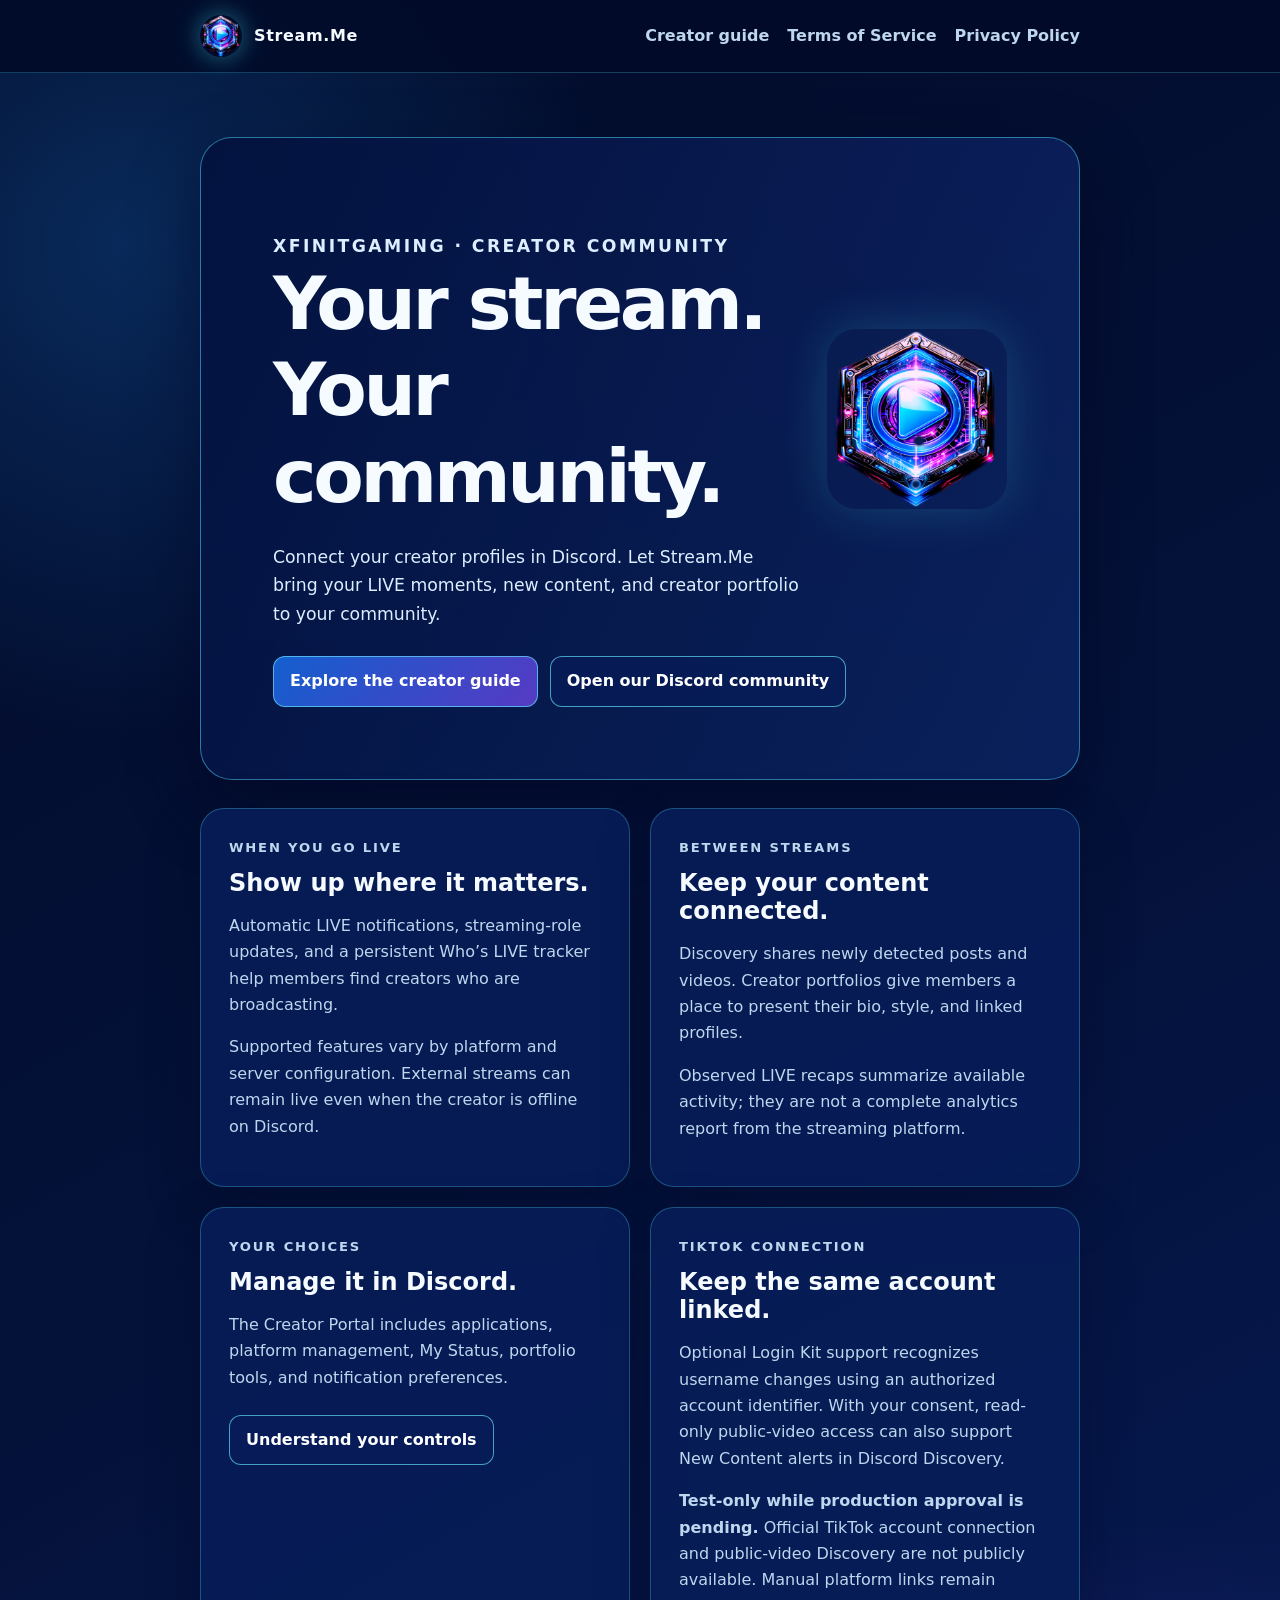
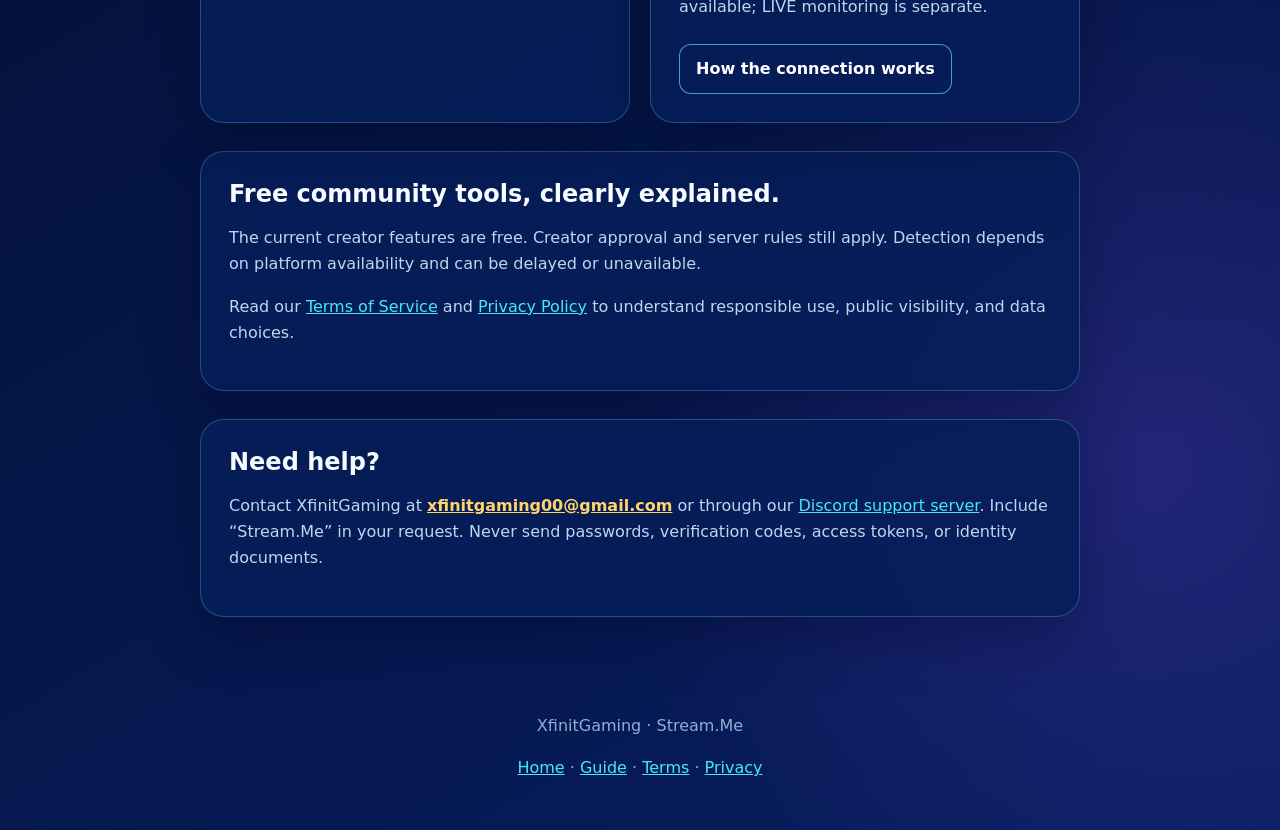
<file: index.html>
<!doctype html>
<html lang="en">
<head><meta charset="utf-8"><meta name="viewport" content="width=device-width, initial-scale=1"><meta name="description" content="Stream.Me helps Discord communities discover their creators through LIVE alerts, streaming roles, new-content sharing, portfolios, and recaps."><meta name="theme-color" content="#04123b"><title>Creator tools for your community · Stream.Me</title><link rel="icon" type="image/png" href="app-icon.png"><link rel="stylesheet" href="styles.css"></head>
<body><a class="skip-link" href="#main">Skip to content</a>
<header class="site-header"><nav class="nav" aria-label="Main navigation"><a class="brand" href="index.html"><img src="app-icon.png" width="42" height="42" alt=""><span>Stream.Me</span></a><div class="nav-links"><a href="guide.html">Creator guide</a><a href="terms.html">Terms of Service</a><a href="privacy.html">Privacy Policy</a></div></nav></header>
<main id="main">
<section class="hero" aria-labelledby="title"><div class="hero-layout"><div><p class="eyebrow">XfinitGaming · Creator community</p><h1 id="title">Your stream.<br>Your community.</h1><p>Connect your creator profiles in Discord. Let Stream.Me bring your LIVE moments, new content, and creator portfolio to your community.</p></div><img class="hero-art" src="app-icon.png" alt="Stream.Me neon play emblem" width="180" height="180"></div><div class="actions"><a class="button" href="guide.html">Explore the creator guide</a><a class="button secondary" href="https://discord.gg/xxAQmVdtND">Open our Discord community</a></div></section>
<div class="cards">
<section class="card"><p class="eyebrow">When you go LIVE</p><h2>Show up where it matters.</h2><p>Automatic LIVE notifications, streaming-role updates, and a persistent Who’s LIVE tracker help members find creators who are broadcasting.</p><p>Supported features vary by platform and server configuration. External streams can remain live even when the creator is offline on Discord.</p></section>
<section class="card"><p class="eyebrow">Between streams</p><h2>Keep your content connected.</h2><p>Discovery shares newly detected posts and videos. Creator portfolios give members a place to present their bio, style, and linked profiles.</p><p>Observed LIVE recaps summarize available activity; they are not a complete analytics report from the streaming platform.</p></section>
<section class="card"><p class="eyebrow">Your choices</p><h2>Manage it in Discord.</h2><p>The Creator Portal includes applications, platform management, My Status, portfolio tools, and notification preferences.</p><a class="button secondary" href="guide.html#preferences">Understand your controls</a></section>
<section class="card"><p class="eyebrow">TikTok connection</p><h2>Keep the same account linked.</h2><p>Optional Login Kit support recognizes username changes using an authorized account identifier. With your consent, read-only public-video access can also support New Content alerts in Discord Discovery.</p><p><strong>Test-only while production approval is pending.</strong> Official TikTok account connection and public-video Discovery are not publicly available. Manual platform links remain available; LIVE monitoring is separate.</p><a class="button secondary" href="guide.html#tiktok">How the connection works</a></section>
</div>
<section class="card support-card"><h2>Free community tools, clearly explained.</h2><p>The current creator features are free. Creator approval and server rules still apply. Detection depends on platform availability and can be delayed or unavailable.</p><p>Read our <a href="terms.html">Terms of Service</a> and <a href="privacy.html">Privacy Policy</a> to understand responsible use, public visibility, and data choices.</p></section>
<section class="card support-card"><h2>Need help?</h2><p>Contact XfinitGaming at <a class="contact-link" href="mailto:xfinitgaming00@gmail.com">xfinitgaming00@gmail.com</a> or through our <a href="https://discord.gg/xxAQmVdtND" rel="noopener noreferrer">Discord support server</a>. Include “Stream.Me” in your request. Never send passwords, verification codes, access tokens, or identity documents.</p></section></main>
<footer><p>XfinitGaming · Stream.Me</p><a href="index.html">Home</a> · <a href="guide.html">Guide</a> · <a href="terms.html">Terms</a> · <a href="privacy.html">Privacy</a></footer>
</body></html>
</file>
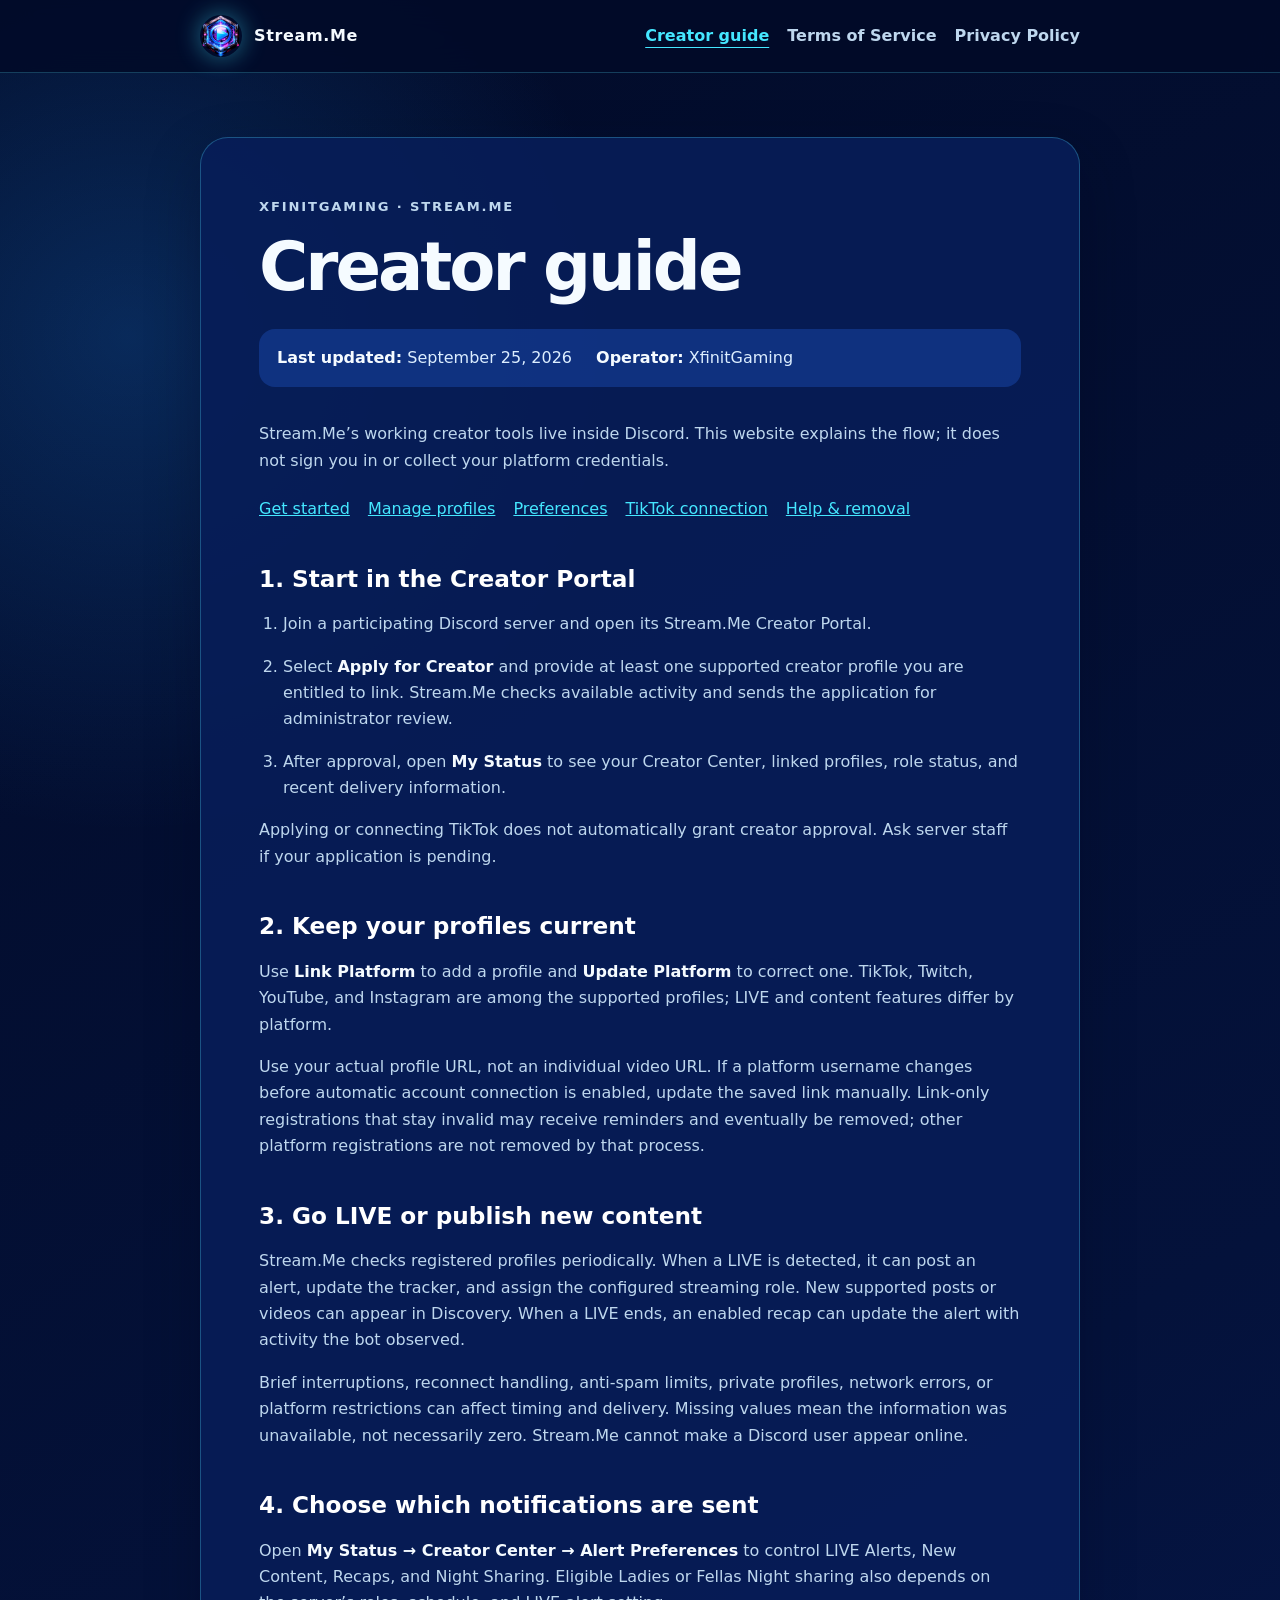
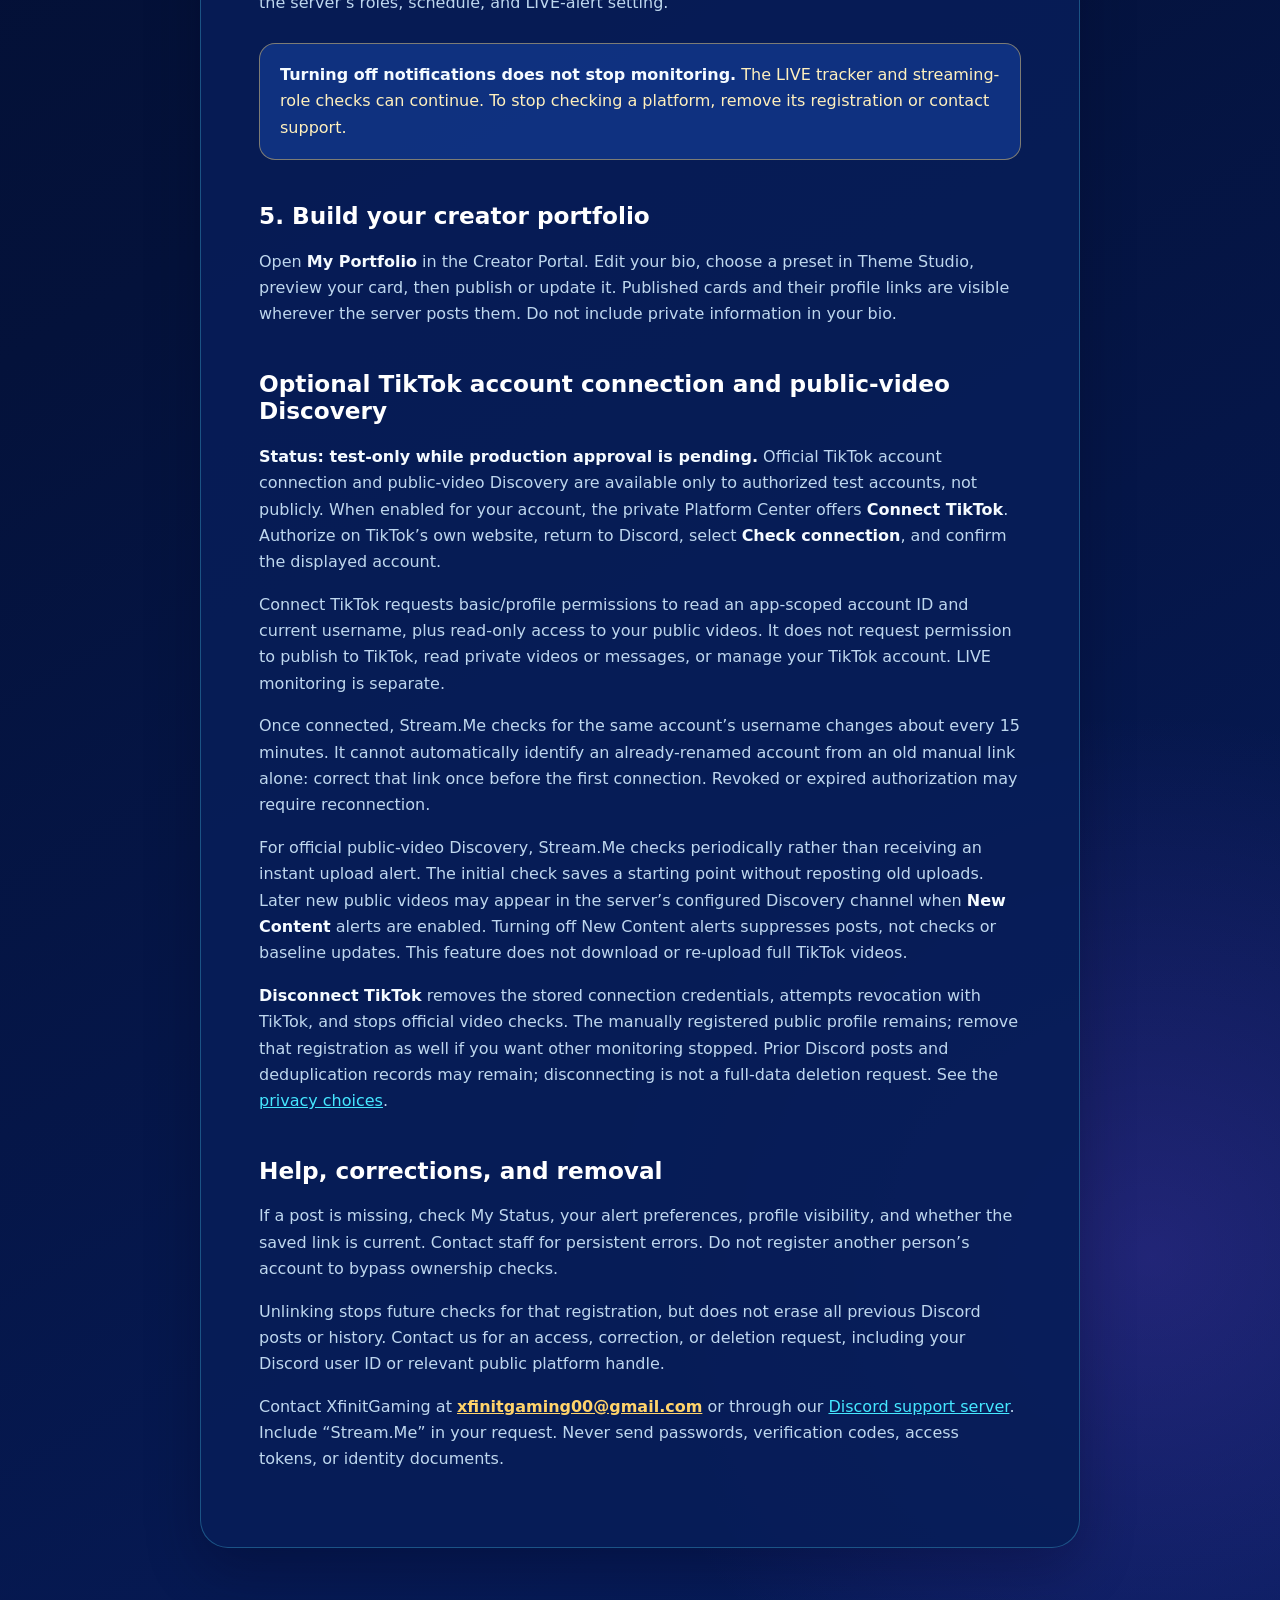
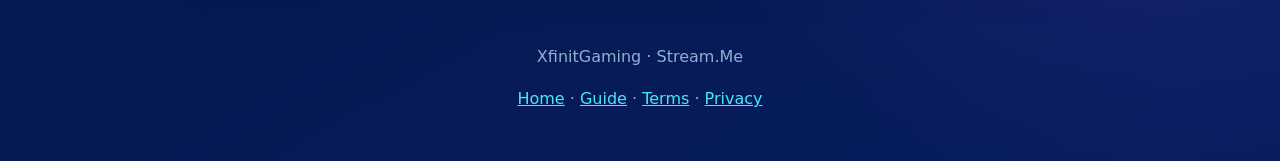
<file: guide.html>
<!doctype html>
<html lang="en">
<head><meta charset="utf-8"><meta name="viewport" content="width=device-width, initial-scale=1"><meta name="description" content="How to apply, link platforms, manage alerts and portfolios, and request help with Stream.Me in Discord."><meta name="theme-color" content="#04123b"><title>Creator guide · Stream.Me</title><link rel="icon" type="image/png" href="app-icon.png"><link rel="stylesheet" href="styles.css"></head>
<body><a class="skip-link" href="#main">Skip to content</a>
<header class="site-header"><nav class="nav" aria-label="Main navigation"><a class="brand" href="index.html"><img src="app-icon.png" width="42" height="42" alt=""><span>Stream.Me</span></a><div class="nav-links"><a href="guide.html" aria-current="page">Creator guide</a><a href="terms.html">Terms of Service</a><a href="privacy.html">Privacy Policy</a></div></nav></header>
<main id="main"><article class="document"><p class="eyebrow">XfinitGaming · Stream.Me</p><h1>Creator guide</h1><div class="meta"><span><strong>Last updated:</strong> September 25, 2026</span><span><strong>Operator:</strong> XfinitGaming</span></div>
<p>Stream.Me’s working creator tools live inside Discord. This website explains the flow; it does not sign you in or collect your platform credentials.</p>
<nav class="toc" aria-label="Guide sections"><a href="#start">Get started</a><a href="#platforms">Manage profiles</a><a href="#preferences">Preferences</a><a href="#tiktok">TikTok connection</a><a href="#help">Help &amp; removal</a></nav>
<h2 id="start">1. Start in the Creator Portal</h2><ol class="steps"><li>Join a participating Discord server and open its Stream.Me Creator Portal.</li><li>Select <strong>Apply for Creator</strong> and provide at least one supported creator profile you are entitled to link. Stream.Me checks available activity and sends the application for administrator review.</li><li>After approval, open <strong>My Status</strong> to see your Creator Center, linked profiles, role status, and recent delivery information.</li></ol><p>Applying or connecting TikTok does not automatically grant creator approval. Ask server staff if your application is pending.</p>
<h2 id="platforms">2. Keep your profiles current</h2><p>Use <strong>Link Platform</strong> to add a profile and <strong>Update Platform</strong> to correct one. TikTok, Twitch, YouTube, and Instagram are among the supported profiles; LIVE and content features differ by platform.</p><p>Use your actual profile URL, not an individual video URL. If a platform username changes before automatic account connection is enabled, update the saved link manually. Link-only registrations that stay invalid may receive reminders and eventually be removed; other platform registrations are not removed by that process.</p>
<h2>3. Go LIVE or publish new content</h2><p>Stream.Me checks registered profiles periodically. When a LIVE is detected, it can post an alert, update the tracker, and assign the configured streaming role. New supported posts or videos can appear in Discovery. When a LIVE ends, an enabled recap can update the alert with activity the bot observed.</p><p>Brief interruptions, reconnect handling, anti-spam limits, private profiles, network errors, or platform restrictions can affect timing and delivery. Missing values mean the information was unavailable, not necessarily zero. Stream.Me cannot make a Discord user appear online.</p>
<h2 id="preferences">4. Choose which notifications are sent</h2><p>Open <strong>My Status → Creator Center → Alert Preferences</strong> to control LIVE Alerts, New Content, Recaps, and Night Sharing. Eligible Ladies or Fellas Night sharing also depends on the server’s roles, schedule, and LIVE-alert setting.</p><div class="notice"><strong>Turning off notifications does not stop monitoring.</strong> The LIVE tracker and streaming-role checks can continue. To stop checking a platform, remove its registration or contact support.</div>
<h2>5. Build your creator portfolio</h2><p>Open <strong>My Portfolio</strong> in the Creator Portal. Edit your bio, choose a preset in Theme Studio, preview your card, then publish or update it. Published cards and their profile links are visible wherever the server posts them. Do not include private information in your bio.</p>
<h2 id="tiktok">Optional TikTok account connection and public-video Discovery</h2><p><strong>Status: test-only while production approval is pending.</strong> Official TikTok account connection and public-video Discovery are available only to authorized test accounts, not publicly. When enabled for your account, the private Platform Center offers <strong>Connect TikTok</strong>. Authorize on TikTok’s own website, return to Discord, select <strong>Check connection</strong>, and confirm the displayed account.</p><p>Connect TikTok requests basic/profile permissions to read an app-scoped account ID and current username, plus read-only access to your public videos. It does not request permission to publish to TikTok, read private videos or messages, or manage your TikTok account. LIVE monitoring is separate.</p><p>Once connected, Stream.Me checks for the same account’s username changes about every 15 minutes. It cannot automatically identify an already-renamed account from an old manual link alone: correct that link once before the first connection. Revoked or expired authorization may require reconnection.</p><p>For official public-video Discovery, Stream.Me checks periodically rather than receiving an instant upload alert. The initial check saves a starting point without reposting old uploads. Later new public videos may appear in the server’s configured Discovery channel when <strong>New Content</strong> alerts are enabled. Turning off New Content alerts suppresses posts, not checks or baseline updates. This feature does not download or re-upload full TikTok videos.</p><p><strong>Disconnect TikTok</strong> removes the stored connection credentials, attempts revocation with TikTok, and stops official video checks. The manually registered public profile remains; remove that registration as well if you want other monitoring stopped. Prior Discord posts and deduplication records may remain; disconnecting is not a full-data deletion request. See the <a href="privacy.html#choices">privacy choices</a>.</p>
<h2 id="help">Help, corrections, and removal</h2><p>If a post is missing, check My Status, your alert preferences, profile visibility, and whether the saved link is current. Contact staff for persistent errors. Do not register another person’s account to bypass ownership checks.</p><p>Unlinking stops future checks for that registration, but does not erase all previous Discord posts or history. Contact us for an access, correction, or deletion request, including your Discord user ID or relevant public platform handle.</p><p>Contact XfinitGaming at <a class="contact-link" href="mailto:xfinitgaming00@gmail.com">xfinitgaming00@gmail.com</a> or through our <a href="https://discord.gg/xxAQmVdtND" rel="noopener noreferrer">Discord support server</a>. Include “Stream.Me” in your request. Never send passwords, verification codes, access tokens, or identity documents.</p></article></main>
<footer><p>XfinitGaming · Stream.Me</p><a href="index.html">Home</a> · <a href="guide.html">Guide</a> · <a href="terms.html">Terms</a> · <a href="privacy.html">Privacy</a></footer>
</body></html>
</file>
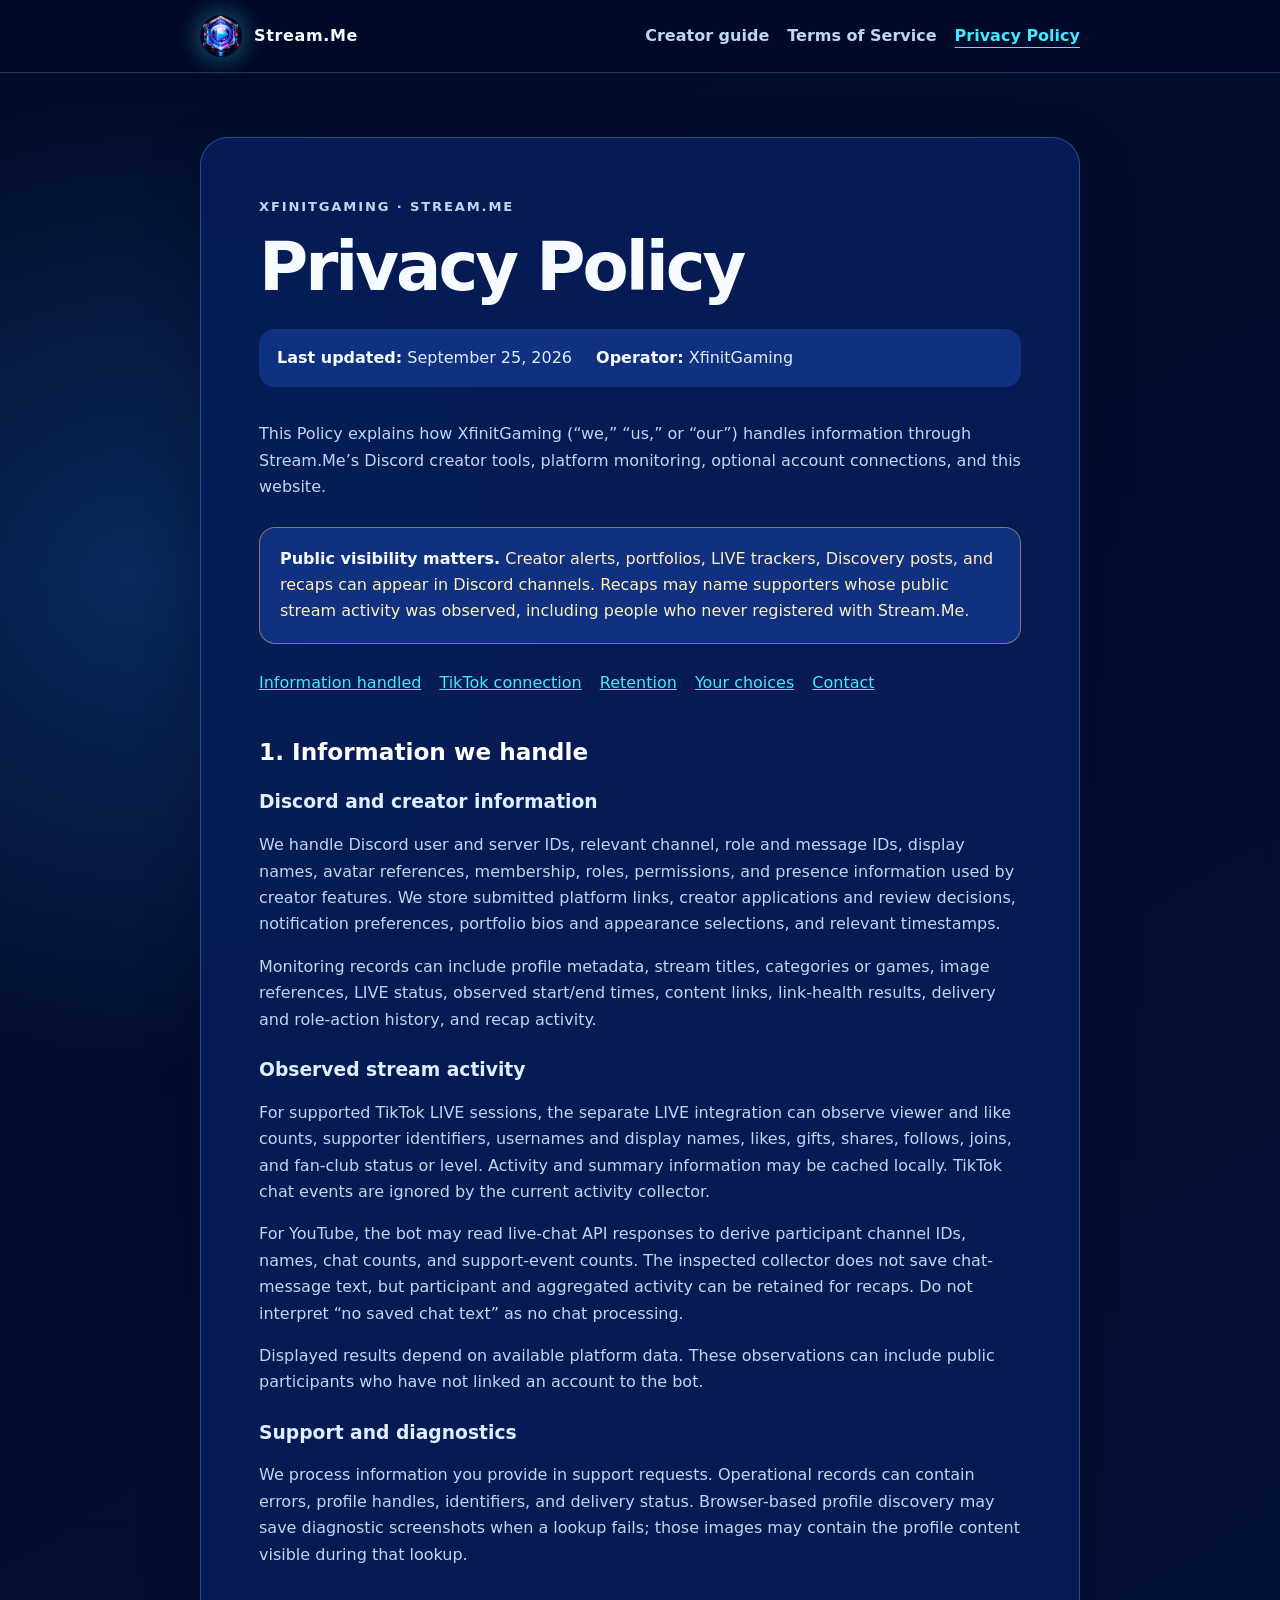
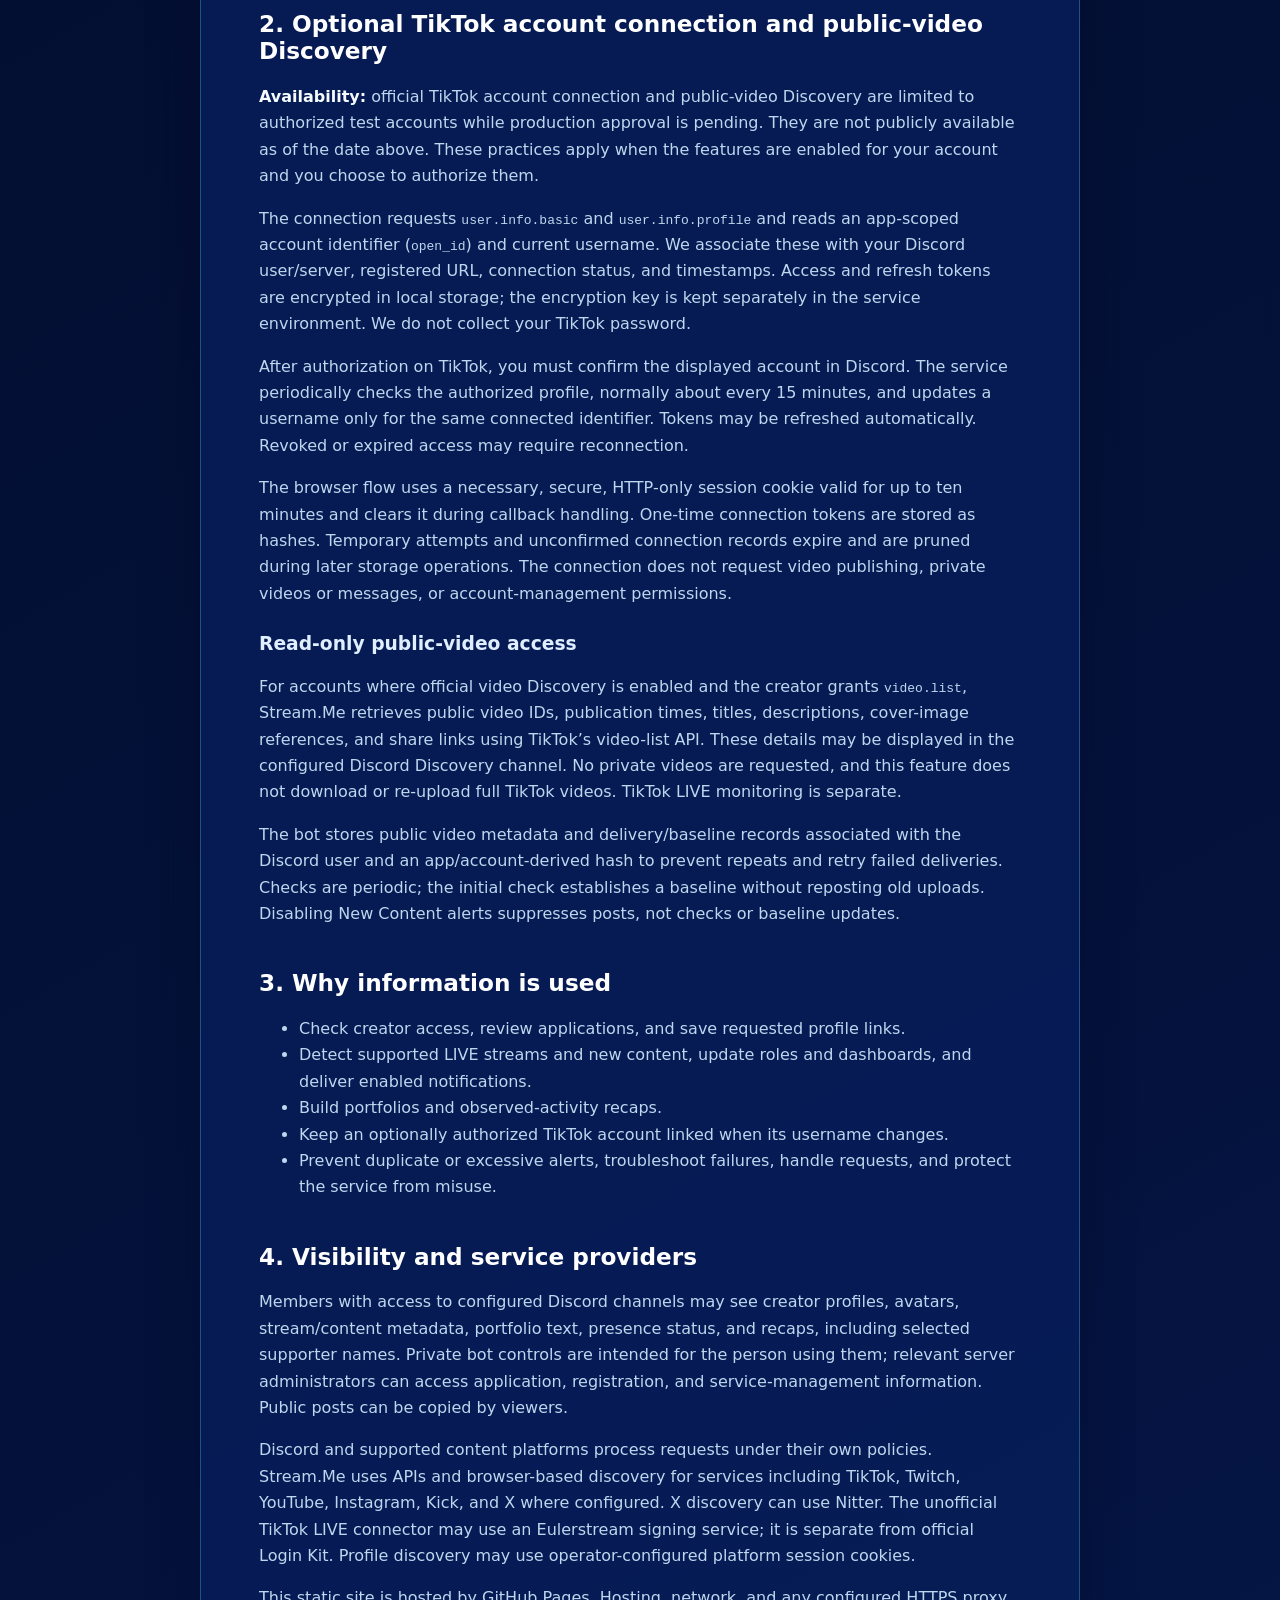
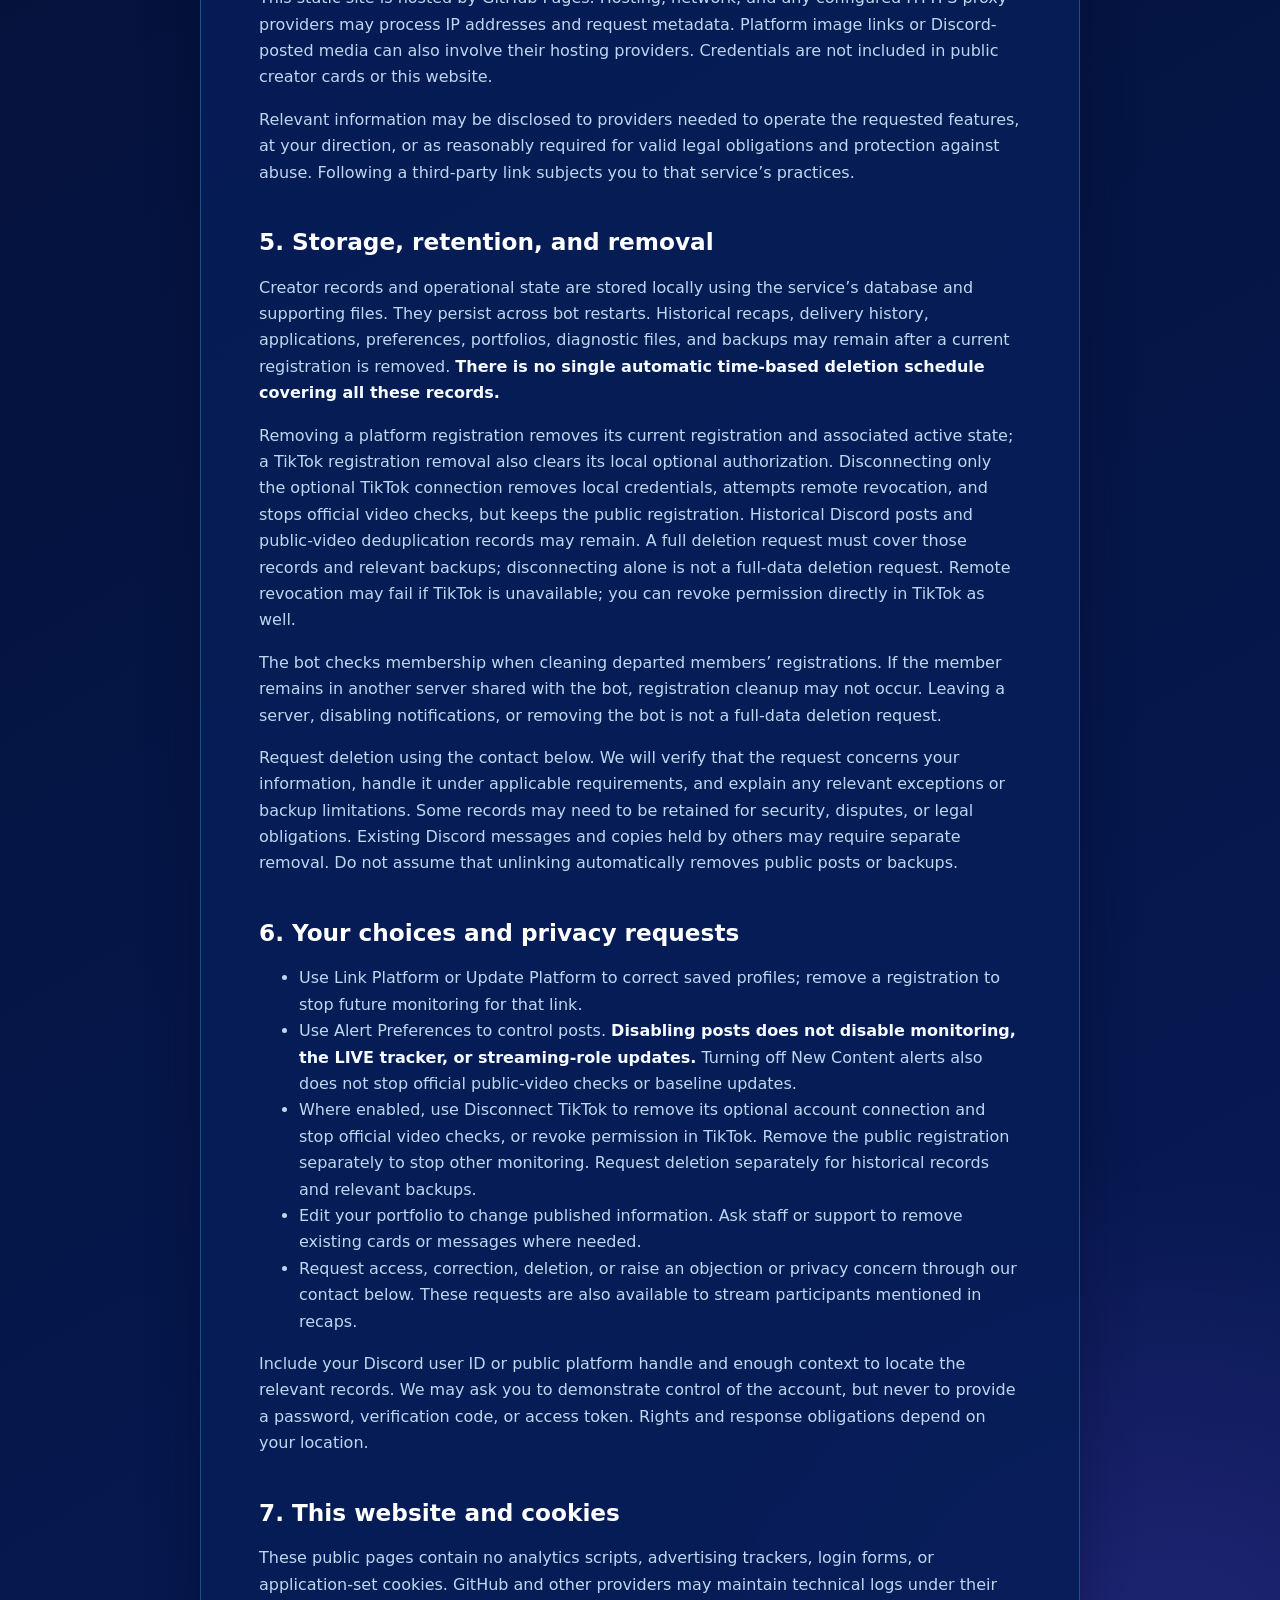
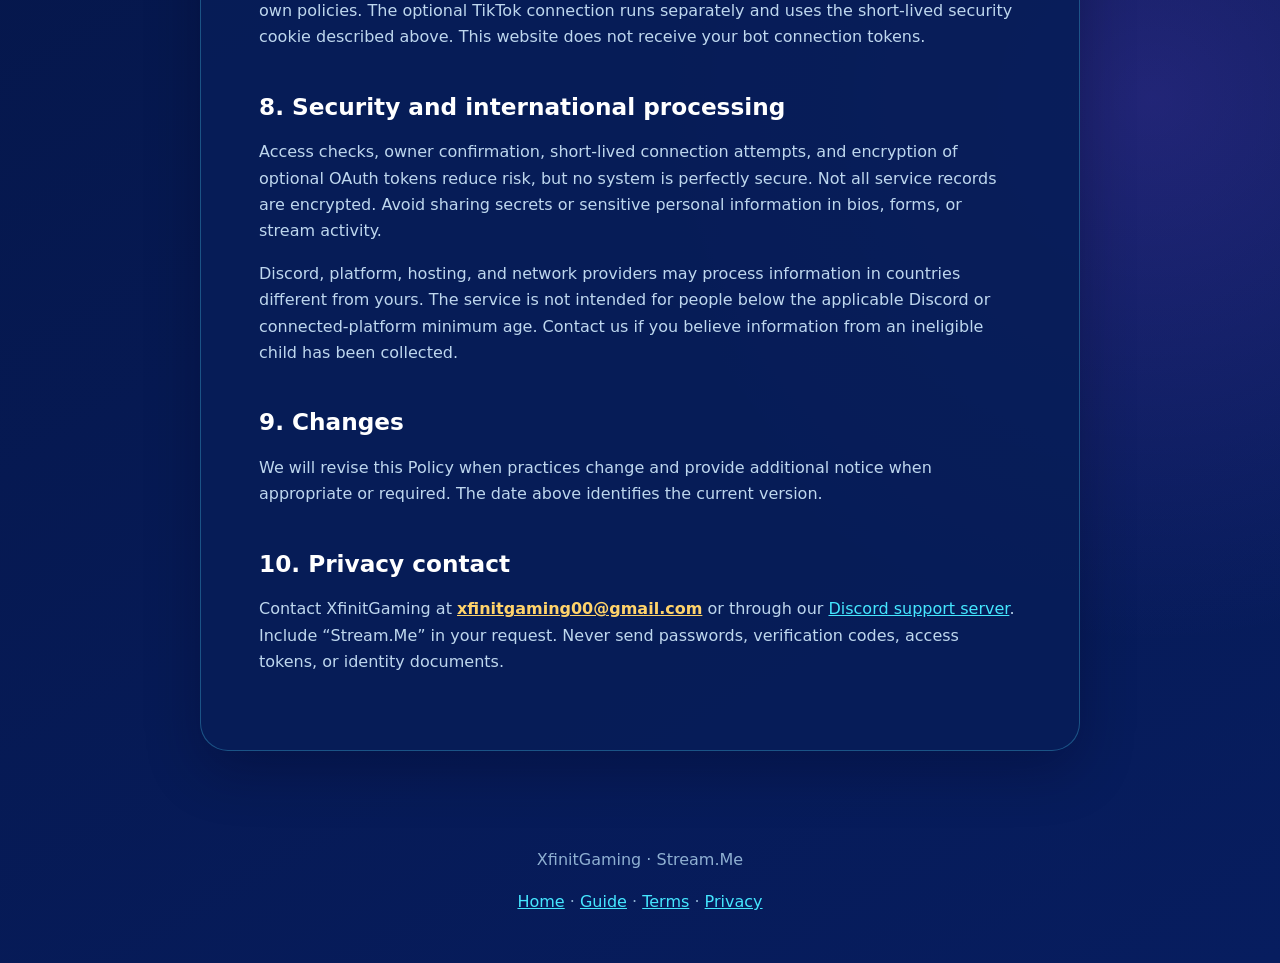
<file: privacy.html>
<!doctype html>
<html lang="en">
<head><meta charset="utf-8"><meta name="viewport" content="width=device-width, initial-scale=1"><meta name="description" content="How Stream.Me handles creator profiles, Discord information, observed LIVE activity, TikTok authorization, retention, and deletion requests."><meta name="theme-color" content="#04123b"><title>Privacy Policy · Stream.Me</title><link rel="icon" type="image/png" href="app-icon.png"><link rel="stylesheet" href="styles.css"></head>
<body><a class="skip-link" href="#main">Skip to content</a>
<header class="site-header"><nav class="nav" aria-label="Main navigation"><a class="brand" href="index.html"><img src="app-icon.png" width="42" height="42" alt=""><span>Stream.Me</span></a><div class="nav-links"><a href="guide.html">Creator guide</a><a href="terms.html">Terms of Service</a><a href="privacy.html" aria-current="page">Privacy Policy</a></div></nav></header>
<main id="main"><article class="document"><p class="eyebrow">XfinitGaming · Stream.Me</p><h1>Privacy Policy</h1><div class="meta"><span><strong>Last updated:</strong> September 25, 2026</span><span><strong>Operator:</strong> XfinitGaming</span></div>
<p>This Policy explains how XfinitGaming (“we,” “us,” or “our”) handles information through Stream.Me’s Discord creator tools, platform monitoring, optional account connections, and this website.</p>
<div class="notice"><strong>Public visibility matters.</strong> Creator alerts, portfolios, LIVE trackers, Discovery posts, and recaps can appear in Discord channels. Recaps may name supporters whose public stream activity was observed, including people who never registered with Stream.Me.</div>
<nav class="toc" aria-label="Policy sections"><a href="#information">Information handled</a><a href="#tiktok">TikTok connection</a><a href="#retention">Retention</a><a href="#choices">Your choices</a><a href="#contact">Contact</a></nav>
<h2 id="information">1. Information we handle</h2>
<h3>Discord and creator information</h3><p>We handle Discord user and server IDs, relevant channel, role and message IDs, display names, avatar references, membership, roles, permissions, and presence information used by creator features. We store submitted platform links, creator applications and review decisions, notification preferences, portfolio bios and appearance selections, and relevant timestamps.</p><p>Monitoring records can include profile metadata, stream titles, categories or games, image references, LIVE status, observed start/end times, content links, link-health results, delivery and role-action history, and recap activity.</p>
<h3>Observed stream activity</h3><p>For supported TikTok LIVE sessions, the separate LIVE integration can observe viewer and like counts, supporter identifiers, usernames and display names, likes, gifts, shares, follows, joins, and fan-club status or level. Activity and summary information may be cached locally. TikTok chat events are ignored by the current activity collector.</p><p>For YouTube, the bot may read live-chat API responses to derive participant channel IDs, names, chat counts, and support-event counts. The inspected collector does not save chat-message text, but participant and aggregated activity can be retained for recaps. Do not interpret “no saved chat text” as no chat processing.</p><p>Displayed results depend on available platform data. These observations can include public participants who have not linked an account to the bot.</p>
<h3>Support and diagnostics</h3><p>We process information you provide in support requests. Operational records can contain errors, profile handles, identifiers, and delivery status. Browser-based profile discovery may save diagnostic screenshots when a lookup fails; those images may contain the profile content visible during that lookup.</p>
<h2 id="tiktok">2. Optional TikTok account connection and public-video Discovery</h2><p><strong>Availability:</strong> official TikTok account connection and public-video Discovery are limited to authorized test accounts while production approval is pending. They are not publicly available as of the date above. These practices apply when the features are enabled for your account and you choose to authorize them.</p><p>The connection requests <code>user.info.basic</code> and <code>user.info.profile</code> and reads an app-scoped account identifier (<code>open_id</code>) and current username. We associate these with your Discord user/server, registered URL, connection status, and timestamps. Access and refresh tokens are encrypted in local storage; the encryption key is kept separately in the service environment. We do not collect your TikTok password.</p><p>After authorization on TikTok, you must confirm the displayed account in Discord. The service periodically checks the authorized profile, normally about every 15 minutes, and updates a username only for the same connected identifier. Tokens may be refreshed automatically. Revoked or expired access may require reconnection.</p><p>The browser flow uses a necessary, secure, HTTP-only session cookie valid for up to ten minutes and clears it during callback handling. One-time connection tokens are stored as hashes. Temporary attempts and unconfirmed connection records expire and are pruned during later storage operations. The connection does not request video publishing, private videos or messages, or account-management permissions.</p><h3>Read-only public-video access</h3><p>For accounts where official video Discovery is enabled and the creator grants <code>video.list</code>, Stream.Me retrieves public video IDs, publication times, titles, descriptions, cover-image references, and share links using TikTok’s video-list API. These details may be displayed in the configured Discord Discovery channel. No private videos are requested, and this feature does not download or re-upload full TikTok videos. TikTok LIVE monitoring is separate.</p><p>The bot stores public video metadata and delivery/baseline records associated with the Discord user and an app/account-derived hash to prevent repeats and retry failed deliveries. Checks are periodic; the initial check establishes a baseline without reposting old uploads. Disabling New Content alerts suppresses posts, not checks or baseline updates.</p>
<h2>3. Why information is used</h2><ul><li>Check creator access, review applications, and save requested profile links.</li><li>Detect supported LIVE streams and new content, update roles and dashboards, and deliver enabled notifications.</li><li>Build portfolios and observed-activity recaps.</li><li>Keep an optionally authorized TikTok account linked when its username changes.</li><li>Prevent duplicate or excessive alerts, troubleshoot failures, handle requests, and protect the service from misuse.</li></ul>
<h2>4. Visibility and service providers</h2><p>Members with access to configured Discord channels may see creator profiles, avatars, stream/content metadata, portfolio text, presence status, and recaps, including selected supporter names. Private bot controls are intended for the person using them; relevant server administrators can access application, registration, and service-management information. Public posts can be copied by viewers.</p><p>Discord and supported content platforms process requests under their own policies. Stream.Me uses APIs and browser-based discovery for services including TikTok, Twitch, YouTube, Instagram, Kick, and X where configured. X discovery can use Nitter. The unofficial TikTok LIVE connector may use an Eulerstream signing service; it is separate from official Login Kit. Profile discovery may use operator-configured platform session cookies.</p><p>This static site is hosted by GitHub Pages. Hosting, network, and any configured HTTPS proxy providers may process IP addresses and request metadata. Platform image links or Discord-posted media can also involve their hosting providers. Credentials are not included in public creator cards or this website.</p><p>Relevant information may be disclosed to providers needed to operate the requested features, at your direction, or as reasonably required for valid legal obligations and protection against abuse. Following a third-party link subjects you to that service’s practices.</p>
<h2 id="retention">5. Storage, retention, and removal</h2><p>Creator records and operational state are stored locally using the service’s database and supporting files. They persist across bot restarts. Historical recaps, delivery history, applications, preferences, portfolios, diagnostic files, and backups may remain after a current registration is removed. <strong>There is no single automatic time-based deletion schedule covering all these records.</strong></p><p>Removing a platform registration removes its current registration and associated active state; a TikTok registration removal also clears its local optional authorization. Disconnecting only the optional TikTok connection removes local credentials, attempts remote revocation, and stops official video checks, but keeps the public registration. Historical Discord posts and public-video deduplication records may remain. A full deletion request must cover those records and relevant backups; disconnecting alone is not a full-data deletion request. Remote revocation may fail if TikTok is unavailable; you can revoke permission directly in TikTok as well.</p><p>The bot checks membership when cleaning departed members’ registrations. If the member remains in another server shared with the bot, registration cleanup may not occur. Leaving a server, disabling notifications, or removing the bot is not a full-data deletion request.</p><p>Request deletion using the contact below. We will verify that the request concerns your information, handle it under applicable requirements, and explain any relevant exceptions or backup limitations. Some records may need to be retained for security, disputes, or legal obligations. Existing Discord messages and copies held by others may require separate removal. Do not assume that unlinking automatically removes public posts or backups.</p>
<h2 id="choices">6. Your choices and privacy requests</h2><ul><li>Use Link Platform or Update Platform to correct saved profiles; remove a registration to stop future monitoring for that link.</li><li>Use Alert Preferences to control posts. <strong>Disabling posts does not disable monitoring, the LIVE tracker, or streaming-role updates.</strong> Turning off New Content alerts also does not stop official public-video checks or baseline updates.</li><li>Where enabled, use Disconnect TikTok to remove its optional account connection and stop official video checks, or revoke permission in TikTok. Remove the public registration separately to stop other monitoring. Request deletion separately for historical records and relevant backups.</li><li>Edit your portfolio to change published information. Ask staff or support to remove existing cards or messages where needed.</li><li>Request access, correction, deletion, or raise an objection or privacy concern through our contact below. These requests are also available to stream participants mentioned in recaps.</li></ul><p>Include your Discord user ID or public platform handle and enough context to locate the relevant records. We may ask you to demonstrate control of the account, but never to provide a password, verification code, or access token. Rights and response obligations depend on your location.</p>
<h2>7. This website and cookies</h2><p>These public pages contain no analytics scripts, advertising trackers, login forms, or application-set cookies. GitHub and other providers may maintain technical logs under their own policies. The optional TikTok connection runs separately and uses the short-lived security cookie described above. This website does not receive your bot connection tokens.</p>
<h2>8. Security and international processing</h2><p>Access checks, owner confirmation, short-lived connection attempts, and encryption of optional OAuth tokens reduce risk, but no system is perfectly secure. Not all service records are encrypted. Avoid sharing secrets or sensitive personal information in bios, forms, or stream activity.</p><p>Discord, platform, hosting, and network providers may process information in countries different from yours. The service is not intended for people below the applicable Discord or connected-platform minimum age. Contact us if you believe information from an ineligible child has been collected.</p>
<h2>9. Changes</h2><p>We will revise this Policy when practices change and provide additional notice when appropriate or required. The date above identifies the current version.</p>
<h2 id="contact">10. Privacy contact</h2><p>Contact XfinitGaming at <a class="contact-link" href="mailto:xfinitgaming00@gmail.com">xfinitgaming00@gmail.com</a> or through our <a href="https://discord.gg/xxAQmVdtND" rel="noopener noreferrer">Discord support server</a>. Include “Stream.Me” in your request. Never send passwords, verification codes, access tokens, or identity documents.</p></article></main>
<footer><p>XfinitGaming · Stream.Me</p><a href="index.html">Home</a> · <a href="guide.html">Guide</a> · <a href="terms.html">Terms</a> · <a href="privacy.html">Privacy</a></footer>
</body></html>
</file>
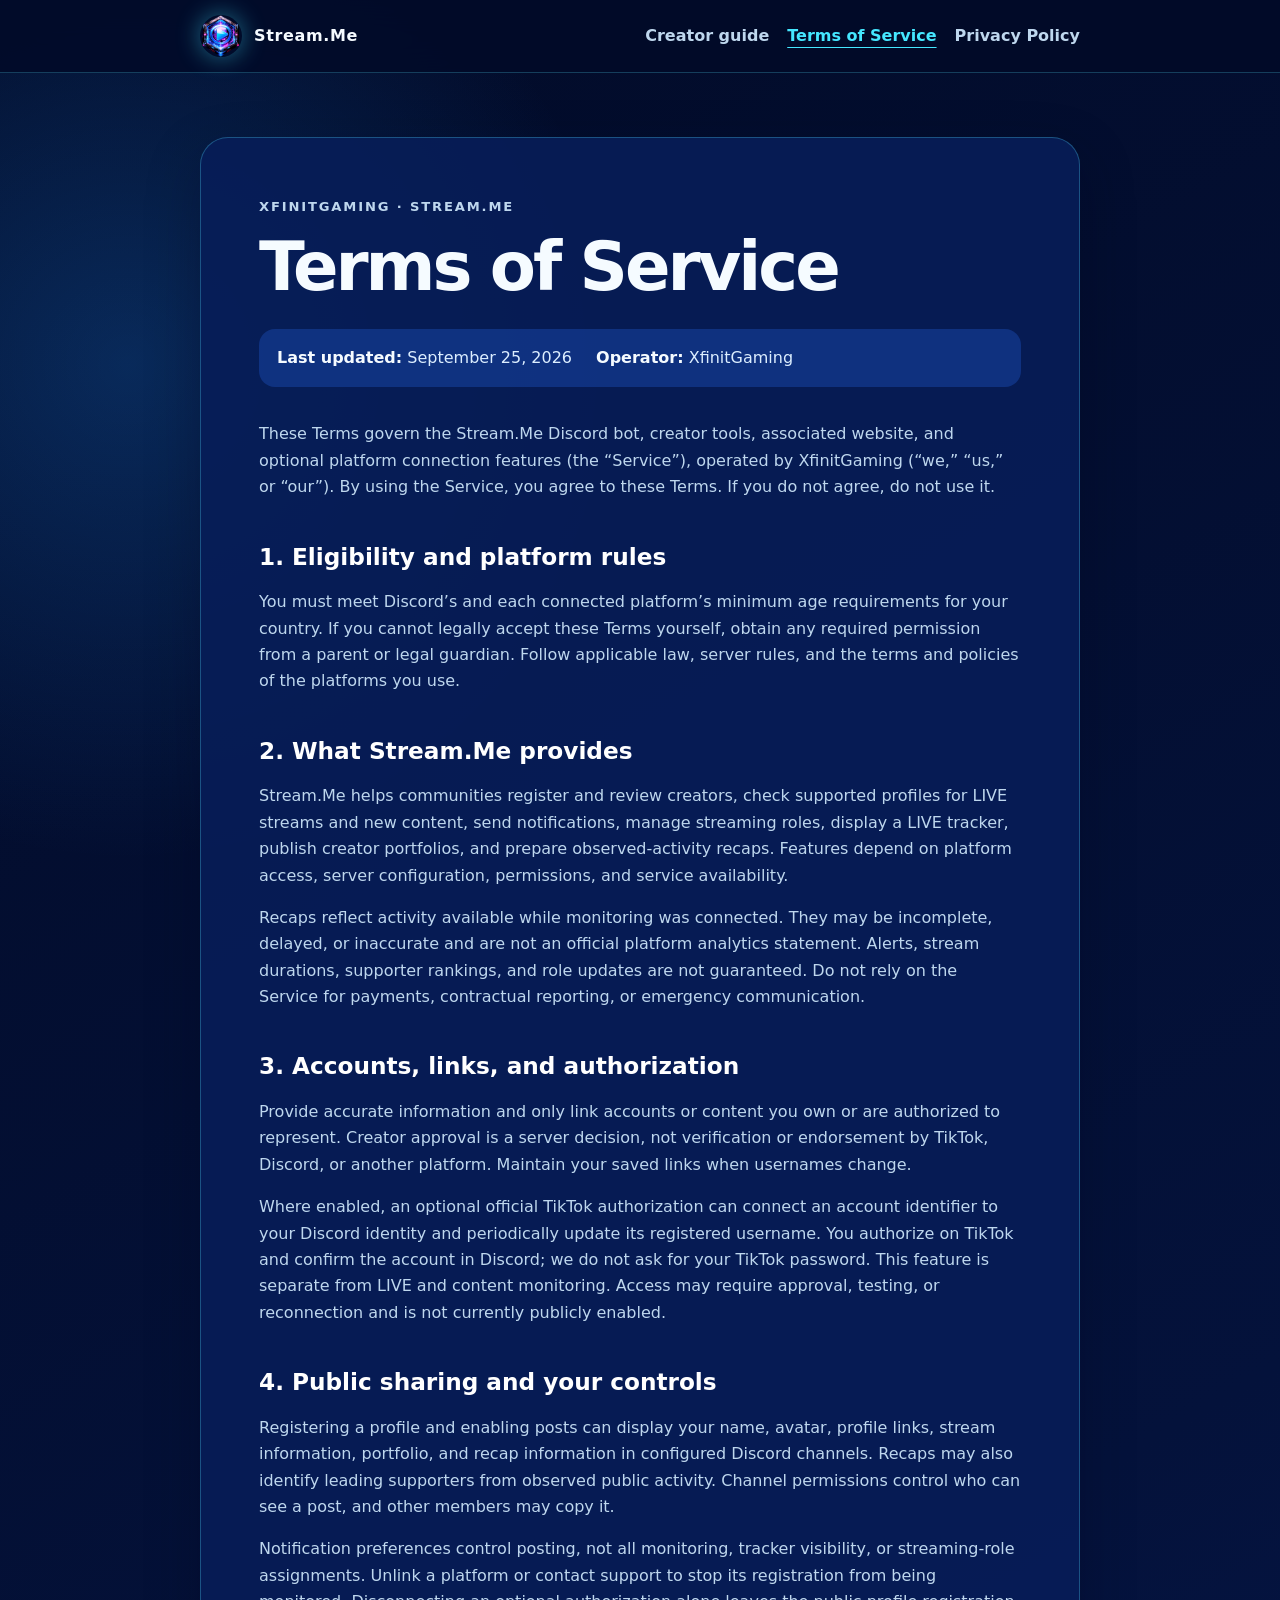
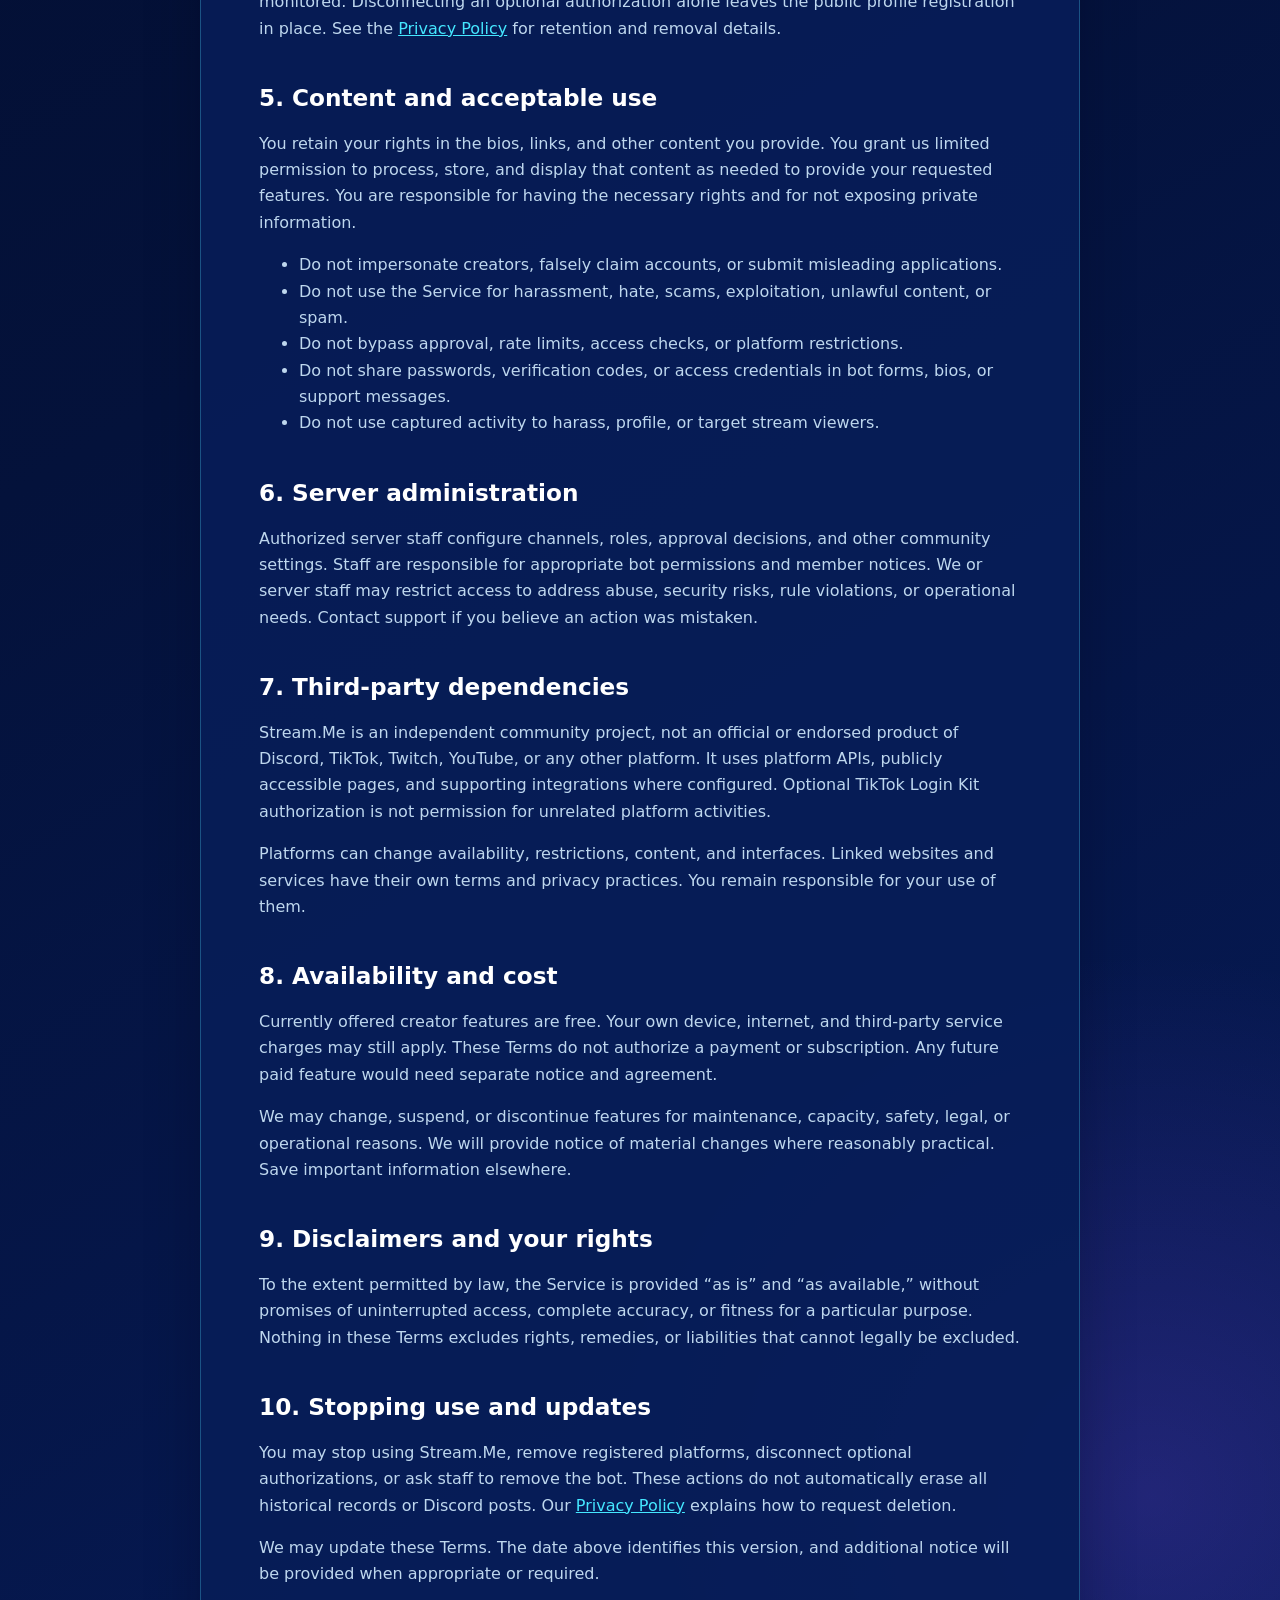
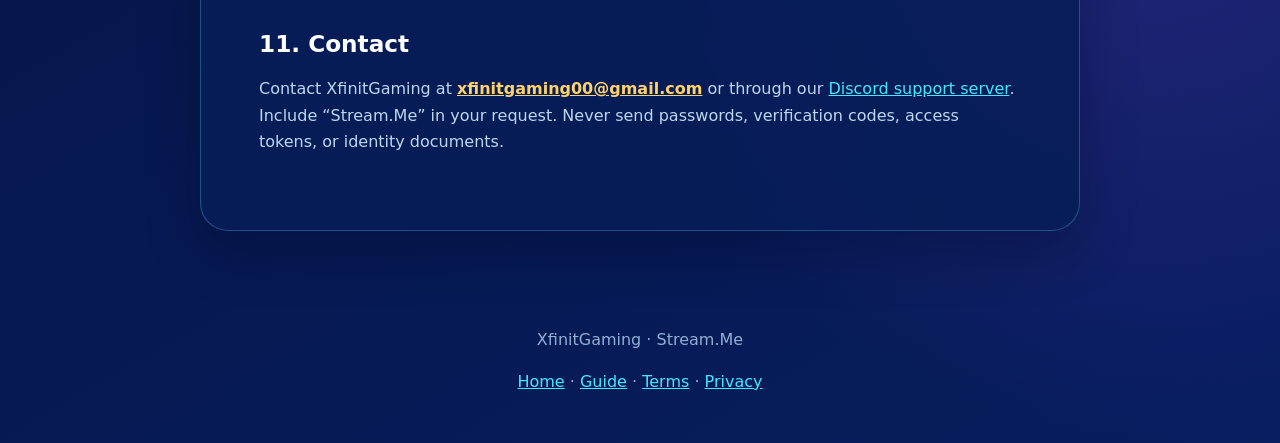
<file: terms.html>
<!doctype html>
<html lang="en">
<head><meta charset="utf-8"><meta name="viewport" content="width=device-width, initial-scale=1"><meta name="description" content="Terms for Stream.Me creator registration, platform monitoring, Discord notifications, portfolios, and optional TikTok account connection."><meta name="theme-color" content="#04123b"><title>Terms of Service · Stream.Me</title><link rel="icon" type="image/png" href="app-icon.png"><link rel="stylesheet" href="styles.css"></head>
<body><a class="skip-link" href="#main">Skip to content</a>
<header class="site-header"><nav class="nav" aria-label="Main navigation"><a class="brand" href="index.html"><img src="app-icon.png" width="42" height="42" alt=""><span>Stream.Me</span></a><div class="nav-links"><a href="guide.html">Creator guide</a><a href="terms.html" aria-current="page">Terms of Service</a><a href="privacy.html">Privacy Policy</a></div></nav></header>
<main id="main"><article class="document"><p class="eyebrow">XfinitGaming · Stream.Me</p><h1>Terms of Service</h1><div class="meta"><span><strong>Last updated:</strong> September 25, 2026</span><span><strong>Operator:</strong> XfinitGaming</span></div>
<p>These Terms govern the Stream.Me Discord bot, creator tools, associated website, and optional platform connection features (the “Service”), operated by XfinitGaming (“we,” “us,” or “our”). By using the Service, you agree to these Terms. If you do not agree, do not use it.</p>
<h2>1. Eligibility and platform rules</h2><p>You must meet Discord’s and each connected platform’s minimum age requirements for your country. If you cannot legally accept these Terms yourself, obtain any required permission from a parent or legal guardian. Follow applicable law, server rules, and the terms and policies of the platforms you use.</p>
<h2>2. What Stream.Me provides</h2><p>Stream.Me helps communities register and review creators, check supported profiles for LIVE streams and new content, send notifications, manage streaming roles, display a LIVE tracker, publish creator portfolios, and prepare observed-activity recaps. Features depend on platform access, server configuration, permissions, and service availability.</p><p>Recaps reflect activity available while monitoring was connected. They may be incomplete, delayed, or inaccurate and are not an official platform analytics statement. Alerts, stream durations, supporter rankings, and role updates are not guaranteed. Do not rely on the Service for payments, contractual reporting, or emergency communication.</p>
<h2>3. Accounts, links, and authorization</h2><p>Provide accurate information and only link accounts or content you own or are authorized to represent. Creator approval is a server decision, not verification or endorsement by TikTok, Discord, or another platform. Maintain your saved links when usernames change.</p><p>Where enabled, an optional official TikTok authorization can connect an account identifier to your Discord identity and periodically update its registered username. You authorize on TikTok and confirm the account in Discord; we do not ask for your TikTok password. This feature is separate from LIVE and content monitoring. Access may require approval, testing, or reconnection and is not currently publicly enabled.</p>
<h2>4. Public sharing and your controls</h2><p>Registering a profile and enabling posts can display your name, avatar, profile links, stream information, portfolio, and recap information in configured Discord channels. Recaps may also identify leading supporters from observed public activity. Channel permissions control who can see a post, and other members may copy it.</p><p>Notification preferences control posting, not all monitoring, tracker visibility, or streaming-role assignments. Unlink a platform or contact support to stop its registration from being monitored. Disconnecting an optional authorization alone leaves the public profile registration in place. See the <a href="privacy.html">Privacy Policy</a> for retention and removal details.</p>
<h2>5. Content and acceptable use</h2><p>You retain your rights in the bios, links, and other content you provide. You grant us limited permission to process, store, and display that content as needed to provide your requested features. You are responsible for having the necessary rights and for not exposing private information.</p><ul><li>Do not impersonate creators, falsely claim accounts, or submit misleading applications.</li><li>Do not use the Service for harassment, hate, scams, exploitation, unlawful content, or spam.</li><li>Do not bypass approval, rate limits, access checks, or platform restrictions.</li><li>Do not share passwords, verification codes, or access credentials in bot forms, bios, or support messages.</li><li>Do not use captured activity to harass, profile, or target stream viewers.</li></ul>
<h2>6. Server administration</h2><p>Authorized server staff configure channels, roles, approval decisions, and other community settings. Staff are responsible for appropriate bot permissions and member notices. We or server staff may restrict access to address abuse, security risks, rule violations, or operational needs. Contact support if you believe an action was mistaken.</p>
<h2>7. Third-party dependencies</h2><p>Stream.Me is an independent community project, not an official or endorsed product of Discord, TikTok, Twitch, YouTube, or any other platform. It uses platform APIs, publicly accessible pages, and supporting integrations where configured. Optional TikTok Login Kit authorization is not permission for unrelated platform activities.</p><p>Platforms can change availability, restrictions, content, and interfaces. Linked websites and services have their own terms and privacy practices. You remain responsible for your use of them.</p>
<h2>8. Availability and cost</h2><p>Currently offered creator features are free. Your own device, internet, and third-party service charges may still apply. These Terms do not authorize a payment or subscription. Any future paid feature would need separate notice and agreement.</p><p>We may change, suspend, or discontinue features for maintenance, capacity, safety, legal, or operational reasons. We will provide notice of material changes where reasonably practical. Save important information elsewhere.</p>
<h2>9. Disclaimers and your rights</h2><p>To the extent permitted by law, the Service is provided “as is” and “as available,” without promises of uninterrupted access, complete accuracy, or fitness for a particular purpose. Nothing in these Terms excludes rights, remedies, or liabilities that cannot legally be excluded.</p>
<h2>10. Stopping use and updates</h2><p>You may stop using Stream.Me, remove registered platforms, disconnect optional authorizations, or ask staff to remove the bot. These actions do not automatically erase all historical records or Discord posts. Our <a href="privacy.html#choices">Privacy Policy</a> explains how to request deletion.</p><p>We may update these Terms. The date above identifies this version, and additional notice will be provided when appropriate or required.</p>
<h2>11. Contact</h2><p>Contact XfinitGaming at <a class="contact-link" href="mailto:xfinitgaming00@gmail.com">xfinitgaming00@gmail.com</a> or through our <a href="https://discord.gg/xxAQmVdtND" rel="noopener noreferrer">Discord support server</a>. Include “Stream.Me” in your request. Never send passwords, verification codes, access tokens, or identity documents.</p></article></main>
<footer><p>XfinitGaming · Stream.Me</p><a href="index.html">Home</a> · <a href="guide.html">Guide</a> · <a href="terms.html">Terms</a> · <a href="privacy.html">Privacy</a></footer>
</body></html>
</file>
<file: styles.css>
:root {
  color-scheme: dark;
  --background: #04123b;
  --surface: rgba(7, 29, 88, 0.9);
  --surface-light: rgba(21, 62, 151, 0.66);
  --border: rgba(83, 224, 255, 0.48);
  --text: #f5fbff;
  --muted: #bed7ee;
  --cyan: #45e7ff;
  --blue: #4d7dff;
  --violet: #aa7dff;
  --warning: #ffd36a;
  --max-width: 880px;
}

* {
  box-sizing: border-box;
}

html {
  scroll-behavior: smooth;
  scroll-padding-top: 140px;
}

body {
  margin: 0;
  min-height: 100vh;
  font-family: Inter, ui-sans-serif, system-ui, -apple-system, BlinkMacSystemFont,
    "Segoe UI", sans-serif;
  color: var(--text);
  background:
    radial-gradient(circle at 10% 10%, rgba(31, 146, 255, 0.22), transparent 31rem),
    radial-gradient(circle at 90% 85%, rgba(143, 82, 255, 0.2), transparent 34rem),
    linear-gradient(150deg, #020b28 0%, var(--background) 48%, #071d5f 100%);
  line-height: 1.65;
}

a {
  color: var(--cyan);
}

a:hover,
a:focus-visible {
  color: #ffffff;
}

.site-header {
  position: sticky;
  top: 0;
  z-index: 10;
  border-bottom: 1px solid rgba(83, 224, 255, 0.24);
  background: rgba(2, 11, 40, 0.88);
  backdrop-filter: blur(16px);
}

.nav {
  width: min(calc(100% - 32px), var(--max-width));
  min-height: 72px;
  margin: 0 auto;
  display: flex;
  align-items: center;
  justify-content: space-between;
  gap: 24px;
}

.brand {
  display: inline-flex;
  align-items: center;
  gap: 12px;
  color: var(--text);
  font-weight: 800;
  letter-spacing: 0.04em;
  text-decoration: none;
}

.brand img {
  width: 42px;
  height: 42px;
  border-radius: 50%;
  box-shadow: 0 0 24px rgba(69, 231, 255, 0.45);
}

.nav-links {
  display: flex;
  flex-wrap: wrap;
  justify-content: flex-end;
  gap: 18px;
}

.nav-links a {
  color: var(--muted);
  font-weight: 650;
  text-decoration: none;
}

main {
  width: min(calc(100% - 32px), var(--max-width));
  margin: 0 auto;
  padding: 64px 0 80px;
}

.hero {
  padding: clamp(32px, 7vw, 72px);
  overflow: hidden;
  border: 1px solid var(--border);
  border-radius: 32px;
  background:
    linear-gradient(115deg, rgba(3, 18, 63, 0.97), rgba(10, 35, 95, 0.9)),
    radial-gradient(ellipse at top right, rgba(169, 69, 255, .22), transparent 65%);
  box-shadow: 0 28px 70px rgba(0, 5, 30, 0.45);
}

.eyebrow {
  margin: 0 0 10px;
  color: var(--cyan);
  font-size: 0.82rem;
  font-weight: 800;
  letter-spacing: 0.14em;
  text-transform: uppercase;
}

h1,
h2,
h3 {
  line-height: 1.18;
}

h1 {
  max-width: 720px;
  margin: 0;
  font-size: clamp(2.4rem, 8vw, 5.2rem);
  letter-spacing: -0.045em;
}

.hero p {
  max-width: 660px;
  margin: 22px 0 0;
  color: #dceeff;
  font-size: 1.08rem;
}

.cards {
  display: grid;
  grid-template-columns: repeat(2, minmax(0, 1fr));
  gap: 20px;
  margin-top: 28px;
}

.card,
.document {
  border: 1px solid rgba(83, 224, 255, 0.28);
  background: var(--surface);
  box-shadow: 0 20px 54px rgba(0, 4, 27, 0.28);
}

.card {
  padding: 28px;
  border-radius: 24px;
}

.card h2 {
  margin: 0 0 10px;
}

.card p {
  color: var(--muted);
}

.button {
  display: inline-flex;
  margin-top: 8px;
  padding: 11px 16px;
  border: 1px solid rgba(104, 233, 255, 0.65);
  border-radius: 12px;
  color: #ffffff;
  background: linear-gradient(135deg, rgba(25, 122, 255, 0.74), rgba(117, 71, 241, 0.72));
  font-weight: 750;
  text-decoration: none;
}

.document {
  padding: clamp(24px, 6vw, 58px);
  border-radius: 28px;
}

.document h1 {
  font-size: clamp(2.2rem, 7vw, 4.2rem);
}

.document h2 {
  margin-top: 42px;
  color: #ffffff;
  font-size: 1.45rem;
}

.document h3 {
  margin-top: 26px;
  color: #dfefff;
}

.document p,
.document li {
  color: var(--muted);
}

.document strong {
  color: var(--text);
}

.meta,
.notice {
  border-radius: 16px;
  background: var(--surface-light);
}

.meta {
  display: flex;
  flex-wrap: wrap;
  gap: 10px 24px;
  margin: 22px 0 34px;
  padding: 16px 18px;
  color: #dceeff;
}

.notice {
  margin: 26px 0;
  padding: 18px 20px;
  border: 1px solid rgba(255, 211, 106, 0.46);
  color: #fff0bd;
}

.contact-link {
  color: var(--warning);
  font-weight: 800;
  overflow-wrap: anywhere;
}

.support-card { margin-top: 28px; }
.brand span { line-height: 1.2; }
.app-identity { font-size: 0.88rem !important; }
.app-identity span { white-space: nowrap; }
.hero-layout { display: grid; grid-template-columns: 1fr 180px; gap: 28px; align-items: center; }
.hero-art { width: 100%; border-radius: 30px; box-shadow: 0 0 50px rgba(69, 231, 255, .2); }
.hero h1 { font-size: clamp(2.4rem, 7vw, 4.6rem); }
.actions { display: flex; flex-wrap: wrap; gap: 12px; margin-top: 20px; }
.button.secondary { background: rgba(7, 29, 88, .75); }
.steps { padding-left: 24px; }
.steps li { margin-bottom: 16px; }
.card ul { padding-left: 20px; color: var(--muted); }
.toc { display: flex; flex-wrap: wrap; gap: 8px 18px; margin-top: 22px; }
.document a, .card a { overflow-wrap: anywhere; }
.nav-links a { display: inline-flex; align-items: center; min-height: 44px; }
.nav-links a[aria-current="page"] { color: var(--cyan); text-decoration: underline; text-underline-offset: 6px; }
.meta { overflow-wrap: anywhere; }
:focus-visible { outline: 3px solid var(--warning); outline-offset: 5px; }
.skip-link { position: absolute; top: -100px; left: 16px; padding: 12px; background: #04123b; z-index: 20; }
.skip-link:focus { top: 8px; }
@media (prefers-reduced-motion: reduce) { html { scroll-behavior: auto; } }

footer {
  width: min(calc(100% - 32px), var(--max-width));
  margin: 0 auto;
  padding: 0 0 48px;
  color: #8fb0d2;
  text-align: center;
}

@media (max-width: 680px) {
  .nav {
    align-items: flex-start;
    flex-direction: column;
    padding: 14px 0;
  }

  .nav-links {
    justify-content: flex-start;
  }

  main {
    padding-top: 32px;
  }

  .cards {
    grid-template-columns: 1fr;
  }
  .hero-layout { grid-template-columns: 1fr; }
  .hero-art { display: none; }
  .nav-links { gap: 6px 16px; font-size: .9rem; }
}
</file>
